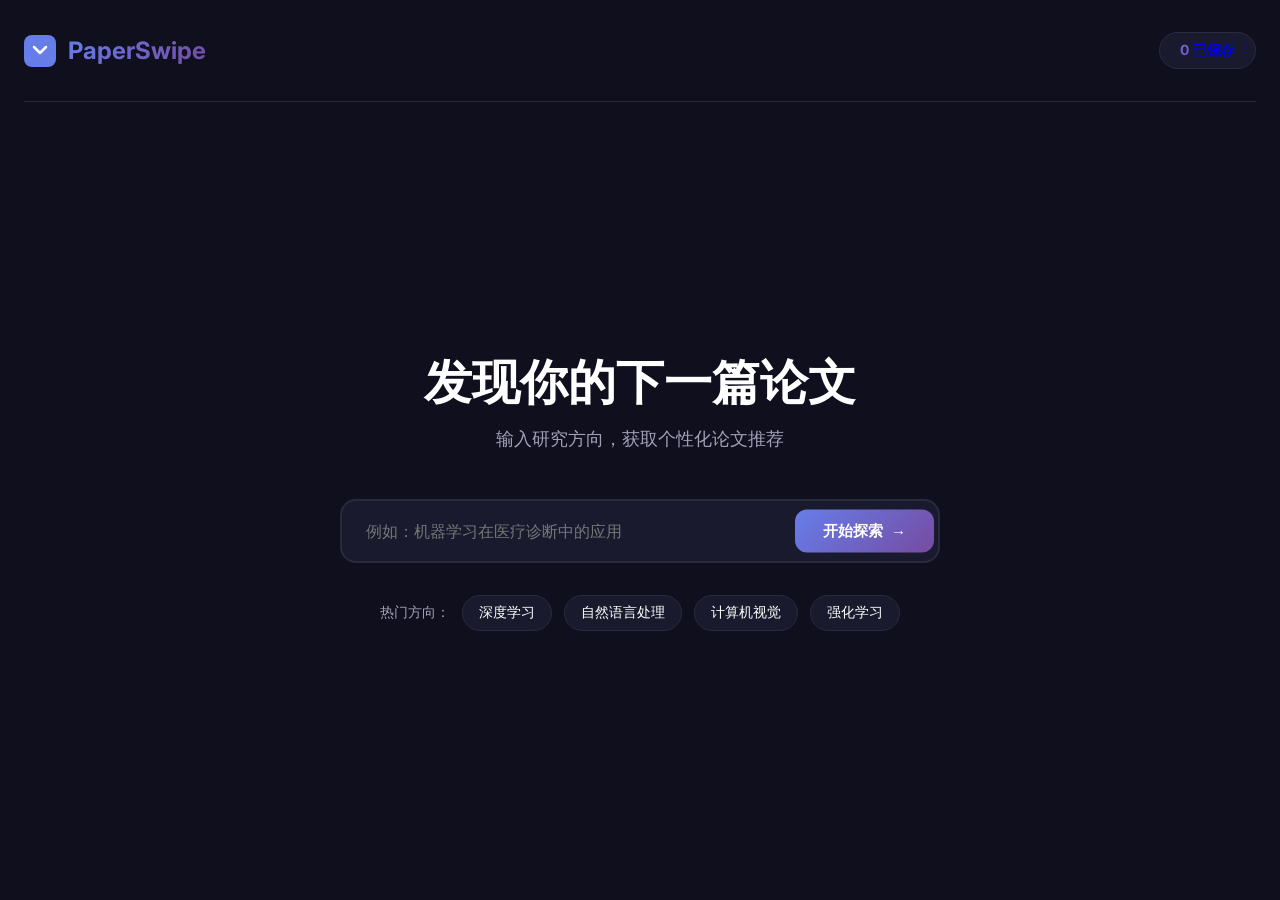
<file: Xfind_ios/index.html>
<!DOCTYPE html>
<html lang="zh-CN">
<head>
    <meta charset="UTF-8">
    <meta name="viewport" content="width=device-width, initial-scale=1.0">
    <title>PaperSwipe - 每日论文推荐</title>
    <link rel="stylesheet" href="style.css">
    <link rel="preconnect" href="https://fonts.googleapis.com">
    <link rel="preconnect" href="https://fonts.gstatic.com" crossorigin>
    <link href="https://fonts.googleapis.com/css2?family=Inter:wght@300;400;500;600;700;800&display=swap" rel="stylesheet">
</head>
<body>
    <div class="container">
        <!-- 头部 -->
        <header class="header">
            <div class="logo">
                <svg width="32" height="32" viewBox="0 0 32 32" fill="none">
                    <rect width="32" height="32" rx="8" fill="url(#gradient)"/>
                    <path d="M10 12L16 18L22 12" stroke="white" stroke-width="2.5" stroke-linecap="round" stroke-linejoin="round"/>
                    <defs>
                        <linearGradient id="gradient" x1="0" y1="0" x2="32" y2="32">
                            <stop offset="0%" stop-color="#667eea"/>
                            <stop offset="100%" stop-color="#764ba2"/>
                        </linearGradient>
                    </defs>
                </svg>
                <h1>PaperSwipe</h1>
            </div>
            <a href="library.html" class="saved-count" style="text-decoration: none; cursor: pointer;" title="查看储存库">
                <span id="savedCount">0</span> 已保存
            </a>
        </header>

        <!-- 主内容区 -->
        <main class="main-content">
            <!-- 搜索区域 -->
            <div id="searchSection" class="search-section">
                <div class="search-container">
                    <h2 class="search-title">发现你的下一篇论文</h2>
                    <p class="search-subtitle">输入研究方向，获取个性化论文推荐</p>
                    
                    <div class="input-group">
                        <input 
                            type="text" 
                            id="researchInput" 
                            class="research-input" 
                            placeholder="例如：机器学习在医疗诊断中的应用"
                            autocomplete="off"
                        >
                        <button id="searchBtn" class="search-btn">
                            <span class="btn-text">开始探索</span>
                            <span class="btn-icon">→</span>
                        </button>
                    </div>
                    
                    <div class="search-suggestions">
                        <span class="suggestion-label">热门方向：</span>
                        <button class="suggestion-tag">深度学习</button>
                        <button class="suggestion-tag">自然语言处理</button>
                        <button class="suggestion-tag">计算机视觉</button>
                        <button class="suggestion-tag">强化学习</button>
                    </div>
                </div>
            </div>

            <!-- 卡片区域 -->
            <div id="cardSection" class="card-section hidden">
                <div class="progress-bar">
                    <div class="progress-fill" id="progressFill"></div>
                </div>
                
                <div class="cards-container" id="cardsContainer">
                    <!-- 卡片会动态生成 -->
                </div>
                
                <div class="action-hints">
                    <div class="hint hint-left">
                        <div class="hint-icon">←</div>
                        <span>左滑跳过</span>
                    </div>
                    <div class="hint hint-right">
                        <div class="hint-icon">→</div>
                        <span>右滑保存</span>
                    </div>
                </div>
                
                <div class="action-buttons">
                    <button class="action-btn discard-btn" id="discardBtn">
                        <svg width="24" height="24" viewBox="0 0 24 24" fill="none">
                            <path d="M18 6L6 18M6 6l12 12" stroke="currentColor" stroke-width="2.5" stroke-linecap="round"/>
                        </svg>
                    </button>
                    <button class="action-btn save-btn" id="saveBtn">
                        <svg width="24" height="24" viewBox="0 0 24 24" fill="none">
                            <path d="M20.84 4.61a5.5 5.5 0 0 0-7.78 0L12 5.67l-1.06-1.06a5.5 5.5 0 0 0-7.78 7.78l1.06 1.06L12 21.23l7.78-7.78 1.06-1.06a5.5 5.5 0 0 0 0-7.78z" fill="currentColor"/>
                        </svg>
                    </button>
                </div>
            </div>

            <!-- 完成界面 -->
            <div id="completionSection" class="completion-section hidden">
                <div class="completion-card">
                    <div class="completion-icon">✨</div>
                    <h2 class="completion-title">筛选完成！</h2>
                    <p class="completion-subtitle">你已保存 <span id="finalCount">0</span> 篇论文</p>
                    
                    <div class="saved-papers-list" id="savedPapersList">
                        <!-- 保存的论文列表 -->
                    </div>
                    
                    <div class="completion-actions">
                        <button class="secondary-btn" id="newSearchBtn">新的搜索</button>
                        <button class="primary-btn" id="viewSavedBtn">查看储存库</button>
                    </div>
                </div>
            </div>
        </main>

        <!-- 加载动画 -->
        <div id="loadingOverlay" class="loading-overlay hidden">
            <div class="loading-spinner"></div>
            <p class="loading-text">正在为你寻找最相关的论文...</p>
        </div>
    </div>

    <script src="script.js"></script>
</body>
</html>
</file>
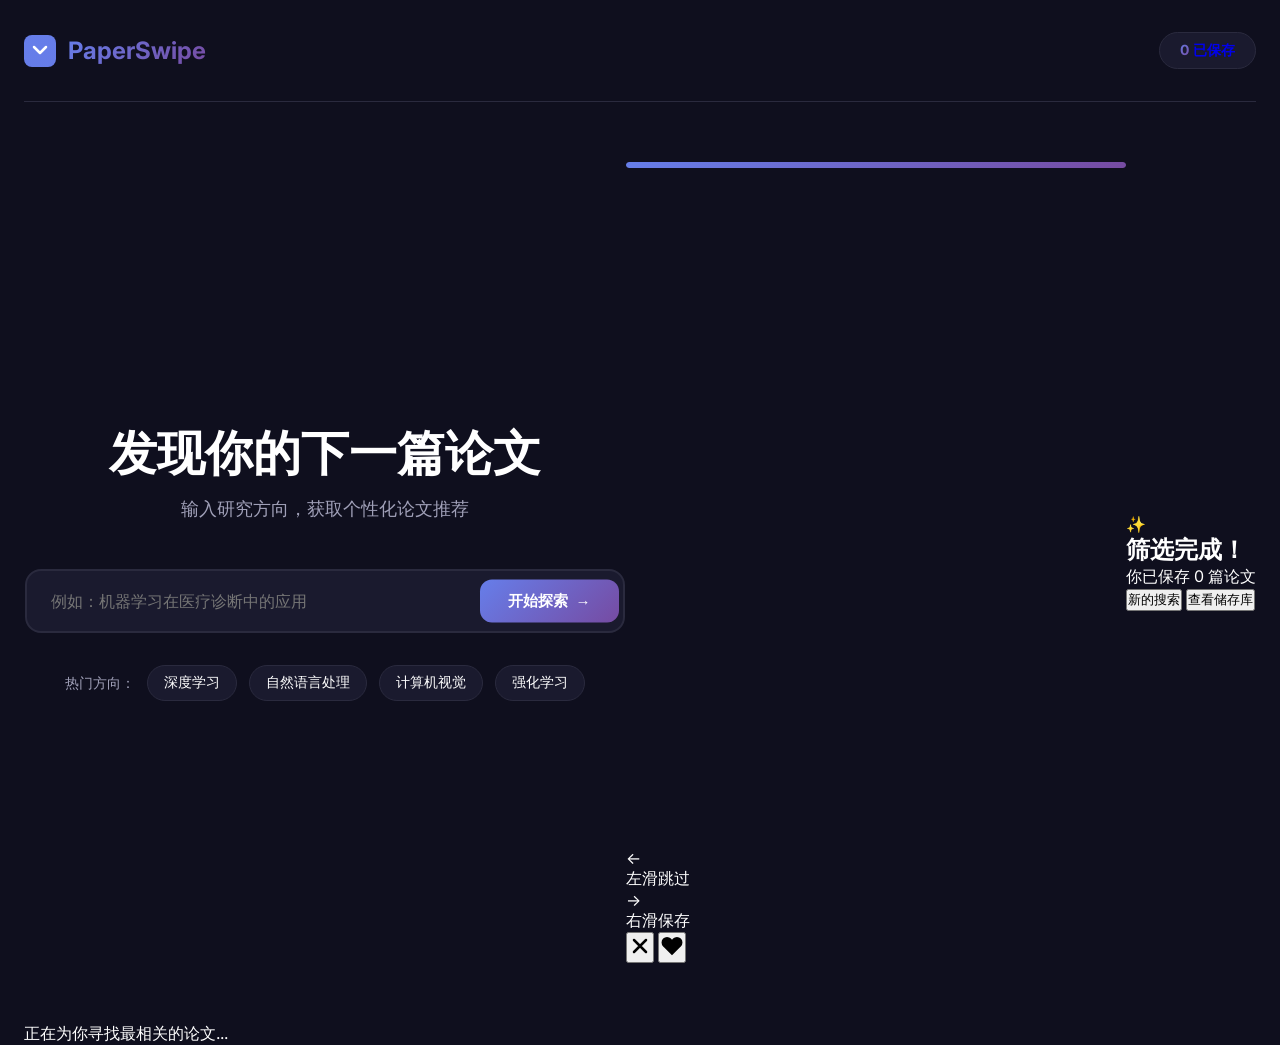
<file: paper_find/paper_find/WebAssets/index.html>
<!DOCTYPE html>
<html lang="zh-CN">
<head>
    <meta charset="UTF-8">
    <meta name="viewport" content="width=device-width, initial-scale=1.0">
    <title>PaperSwipe - 每日论文推荐</title>
    <link rel="stylesheet" href="style.css">
    <link rel="preconnect" href="https://fonts.googleapis.com">
    <link rel="preconnect" href="https://fonts.gstatic.com" crossorigin>
    <link href="https://fonts.googleapis.com/css2?family=Inter:wght@300;400;500;600;700;800&display=swap" rel="stylesheet">
</head>
<body>
    <div class="container">
        <!-- 头部 -->
        <header class="header">
            <div class="logo">
                <svg width="32" height="32" viewBox="0 0 32 32" fill="none">
                    <rect width="32" height="32" rx="8" fill="url(#gradient)"/>
                    <path d="M10 12L16 18L22 12" stroke="white" stroke-width="2.5" stroke-linecap="round" stroke-linejoin="round"/>
                    <defs>
                        <linearGradient id="gradient" x1="0" y1="0" x2="32" y2="32">
                            <stop offset="0%" stop-color="#667eea"/>
                            <stop offset="100%" stop-color="#764ba2"/>
                        </linearGradient>
                    </defs>
                </svg>
                <h1>PaperSwipe</h1>
            </div>
            <a href="library.html" class="saved-count" style="text-decoration: none; cursor: pointer;" title="查看储存库">
                <span id="savedCount">0</span> 已保存
            </a>
        </header>

        <!-- 主内容区 -->
        <main class="main-content">
            <!-- 搜索区域 -->
            <div id="searchSection" class="search-section">
                <div class="search-container">
                    <h2 class="search-title">发现你的下一篇论文</h2>
                    <p class="search-subtitle">输入研究方向，获取个性化论文推荐</p>
                    
                    <div class="input-group">
                        <input 
                            type="text" 
                            id="researchInput" 
                            class="research-input" 
                            placeholder="例如：机器学习在医疗诊断中的应用"
                            autocomplete="off"
                        >
                        <button id="searchBtn" class="search-btn">
                            <span class="btn-text">开始探索</span>
                            <span class="btn-icon">→</span>
                        </button>
                    </div>
                    
                    <div class="search-suggestions">
                        <span class="suggestion-label">热门方向：</span>
                        <button class="suggestion-tag">深度学习</button>
                        <button class="suggestion-tag">自然语言处理</button>
                        <button class="suggestion-tag">计算机视觉</button>
                        <button class="suggestion-tag">强化学习</button>
                    </div>
                </div>
            </div>

            <!-- 卡片区域 -->
            <div id="cardSection" class="card-section hidden">
                <div class="progress-bar">
                    <div class="progress-fill" id="progressFill"></div>
                </div>
                
                <div class="cards-container" id="cardsContainer">
                    <!-- 卡片会动态生成 -->
                </div>
                
                <div class="action-hints">
                    <div class="hint hint-left">
                        <div class="hint-icon">←</div>
                        <span>左滑跳过</span>
                    </div>
                    <div class="hint hint-right">
                        <div class="hint-icon">→</div>
                        <span>右滑保存</span>
                    </div>
                </div>
                
                <div class="action-buttons">
                    <button class="action-btn discard-btn" id="discardBtn">
                        <svg width="24" height="24" viewBox="0 0 24 24" fill="none">
                            <path d="M18 6L6 18M6 6l12 12" stroke="currentColor" stroke-width="2.5" stroke-linecap="round"/>
                        </svg>
                    </button>
                    <button class="action-btn save-btn" id="saveBtn">
                        <svg width="24" height="24" viewBox="0 0 24 24" fill="none">
                            <path d="M20.84 4.61a5.5 5.5 0 0 0-7.78 0L12 5.67l-1.06-1.06a5.5 5.5 0 0 0-7.78 7.78l1.06 1.06L12 21.23l7.78-7.78 1.06-1.06a5.5 5.5 0 0 0 0-7.78z" fill="currentColor"/>
                        </svg>
                    </button>
                </div>
            </div>

            <!-- 完成界面 -->
            <div id="completionSection" class="completion-section hidden">
                <div class="completion-card">
                    <div class="completion-icon">✨</div>
                    <h2 class="completion-title">筛选完成！</h2>
                    <p class="completion-subtitle">你已保存 <span id="finalCount">0</span> 篇论文</p>
                    
                    <div class="saved-papers-list" id="savedPapersList">
                        <!-- 保存的论文列表 -->
                    </div>
                    
                    <div class="completion-actions">
                        <button class="secondary-btn" id="newSearchBtn">新的搜索</button>
                        <button class="primary-btn" id="viewSavedBtn">查看储存库</button>
                    </div>
                </div>
            </div>
        </main>

        <!-- 加载动画 -->
        <div id="loadingOverlay" class="loading-overlay hidden">
            <div class="loading-spinner"></div>
            <p class="loading-text">正在为你寻找最相关的论文...</p>
        </div>
    </div>

    <script src="script.js"></script>
</body>
</html>
</file>
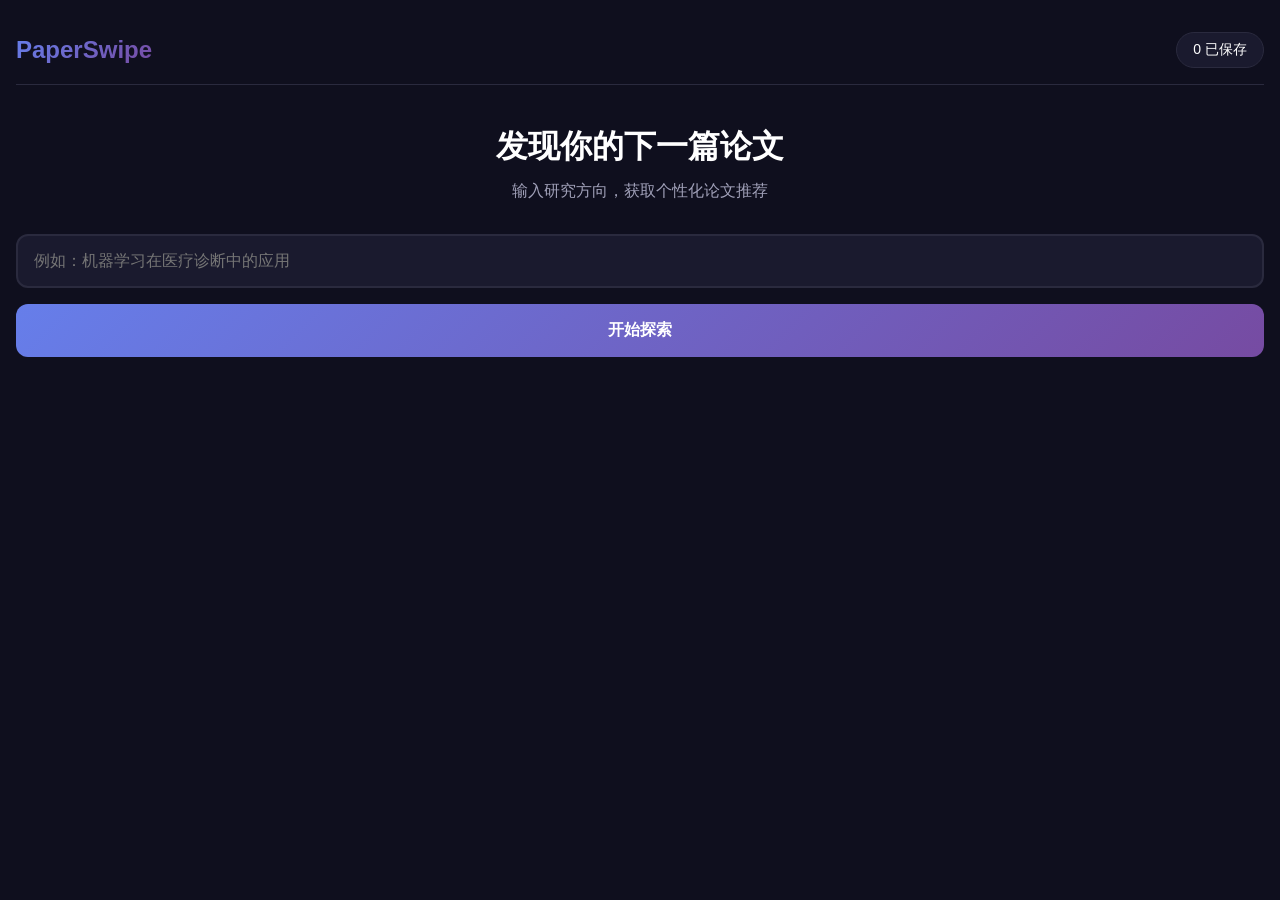
<file: Xfind_ios/APP/app/src/main/assets/index.html>
<!DOCTYPE html>
<html lang="zh-CN">
<head>
    <meta charset="UTF-8">
    <meta name="viewport" content="width=device-width, initial-scale=1.0, maximum-scale=1.0, user-scalable=no">
    <title>PaperSwipe</title>
    <style>
        :root {
            --primary-gradient: linear-gradient(135deg, #667eea 0%, #764ba2 100%);
            --bg-color: #0f0f1e;
            --surface-color: #1a1a2e;
            --card-bg: #16213e;
            --text-primary: #ffffff;
            --text-secondary: #a0a0b8;
            --border-color: #2a2a3e;
        }

        * {
            margin: 0;
            padding: 0;
            box-sizing: border-box;
            -webkit-tap-highlight-color: transparent;
        }

        body {
            font-family: -apple-system, BlinkMacSystemFont, 'Segoe UI', sans-serif;
            background: var(--bg-color);
            color: var(--text-primary);
            min-height: 100vh;
            overflow-x: hidden;
            touch-action: pan-y;
        }

        .container {
            padding: 16px;
            max-width: 100%;
        }

        /* Header */
        .header {
            display: flex;
            justify-content: space-between;
            align-items: center;
            padding: 16px 0;
            border-bottom: 1px solid var(--border-color);
        }

        .logo h1 {
            font-size: 24px;
            font-weight: 700;
            background: var(--primary-gradient);
            -webkit-background-clip: text;
            -webkit-text-fill-color: transparent;
        }

        .saved-count {
            padding: 8px 16px;
            background: var(--surface-color);
            border-radius: 20px;
            font-size: 14px;
            border: 1px solid var(--border-color);
        }

        /* Search Section */
        .search-section {
            padding: 40px 0;
            text-align: center;
        }

        .search-title {
            font-size: 32px;
            font-weight: 800;
            margin-bottom: 12px;
        }

        .search-subtitle {
            font-size: 16px;
            color: var(--text-secondary);
            margin-bottom: 32px;
        }

        .research-input {
            width: 100%;
            padding: 16px;
            background: var(--surface-color);
            border: 2px solid var(--border-color);
            border-radius: 12px;
            font-size: 16px;
            color: var(--text-primary);
            margin-bottom: 16px;
        }

        .search-btn {
            width: 100%;
            padding: 16px;
            background: var(--primary-gradient);
            border: none;
            border-radius: 12px;
            color: white;
            font-weight: 600;
            font-size: 16px;
        }

        /* Card Section */
        .cards-container {
            position: relative;
            width: 100%;
            height: 500px;
            margin: 20px 0;
        }

        .paper-card {
            position: absolute;
            top: 0;
            left: 0;
            width: 100%;
            background: var(--surface-color);
            border-radius: 20px;
            padding: 24px;
            border: 1px solid var(--border-color);
            box-shadow: 0 8px 32px rgba(0, 0, 0, 0.3);
        }

        .paper-title {
            font-size: 20px;
            font-weight: 700;
            margin-bottom: 12px;
            line-height: 1.4;
        }

        .paper-authors {
            font-size: 14px;
            color: var(--text-secondary);
            margin-bottom: 16px;
        }

        .paper-abstract {
            font-size: 14px;
            line-height: 1.6;
            color: var(--text-secondary);
            margin-bottom: 16px;
        }

        .action-buttons {
            display: flex;
            justify-content: center;
            gap: 20px;
            margin-top: 20px;
        }

        .action-btn {
            width: 60px;
            height: 60px;
            border-radius: 50%;
            border: none;
            display: flex;
            align-items: center;
            justify-content: center;
            font-size: 24px;
        }

        .discard-btn {
            background: rgba(248, 113, 113, 0.2);
            color: #f87171;
        }

        .save-btn {
            background: var(--primary-gradient);
            color: white;
        }

        .hidden {
            display: none !important;
        }

        .loading {
            text-align: center;
            padding: 40px;
            color: var(--text-secondary);
        }
    </style>
</head>
<body>
    <div class="container">
        <div class="header">
            <div class="logo">
                <h1>PaperSwipe</h1>
            </div>
            <div class="saved-count" onclick="Android.openLibrary()">
                <span id="savedCount">0</span> 已保存
            </div>
        </div>

        <div id="searchSection" class="search-section">
            <h2 class="search-title">发现你的下一篇论文</h2>
            <p class="search-subtitle">输入研究方向，获取个性化论文推荐</p>
            <input type="text" id="researchInput" class="research-input" placeholder="例如：机器学习在医疗诊断中的应用">
            <button class="search-btn" onclick="handleSearch()">开始探索</button>
        </div>

        <div id="cardSection" class="hidden">
            <div class="cards-container" id="cardsContainer"></div>
            <div class="action-buttons">
                <button class="action-btn discard-btn" onclick="handleDiscard()">✕</button>
                <button class="action-btn save-btn" onclick="handleSave()">♥</button>
            </div>
        </div>

        <div id="loading" class="loading hidden">
            正在加载论文...
        </div>
    </div>

    <script>
        let papers = [];
        let currentIndex = 0;
        let savedPapers = [];

        function handleSearch() {
            const input = document.getElementById('researchInput').value.trim();
            if (!input) {
                alert('请输入研究方向');
                return;
            }

            document.getElementById('loading').classList.remove('hidden');
            document.getElementById('searchSection').classList.add('hidden');

            // Call Android method to fetch papers
            Android.searchPapers(input);
        }

        function onPapersReceived(papersJson) {
            document.getElementById('loading').classList.add('hidden');
            papers = JSON.parse(papersJson);
            currentIndex = 0;
            
            if (papers && papers.length > 0) {
                document.getElementById('cardSection').classList.remove('hidden');
                showCurrentCard();
            } else {
                alert('未找到相关论文');
                document.getElementById('searchSection').classList.remove('hidden');
            }
        }

        function showCurrentCard() {
            const container = document.getElementById('cardsContainer');
            container.innerHTML = '';
            
            if (currentIndex < papers.length) {
                const paper = papers[currentIndex];
                const card = document.createElement('div');
                card.className = 'paper-card';
                card.innerHTML = `
                    <h3 class="paper-title">${paper.title}</h3>
                    <div class="paper-authors">${paper.authors}</div>
                    <div class="paper-abstract">${paper.abstract}</div>
                    <div style="margin-top: 12px; font-size: 12px; color: #667eea;">
                        ${paper.year || ''} ${paper.venue || ''}
                    </div>
                `;
                container.appendChild(card);
            } else {
                // All done
                document.getElementById('cardSection').classList.add('hidden');
                alert(`完成！已保存 ${savedPapers.length} 篇论文`);
                Android.savePapers(JSON.stringify(savedPapers));
                document.getElementById('searchSection').classList.remove('hidden');
            }
        }

        function handleDiscard() {
            currentIndex++;
            showCurrentCard();
        }

        function handleSave() {
            savedPapers.push(papers[currentIndex]);
            updateSavedCount();
            currentIndex++;
            showCurrentCard();
        }

        function updateSavedCount() {
            document.getElementById('savedCount').textContent = savedPapers.length;
        }

        function loadSavedCount() {
            const count = Android.getSavedCount();
            document.getElementById('savedCount').textContent = count;
        }

        // Load saved count on start
        if (typeof Android !== 'undefined') {
            loadSavedCount();
        }
    </script>
</body>
</html>
</file>
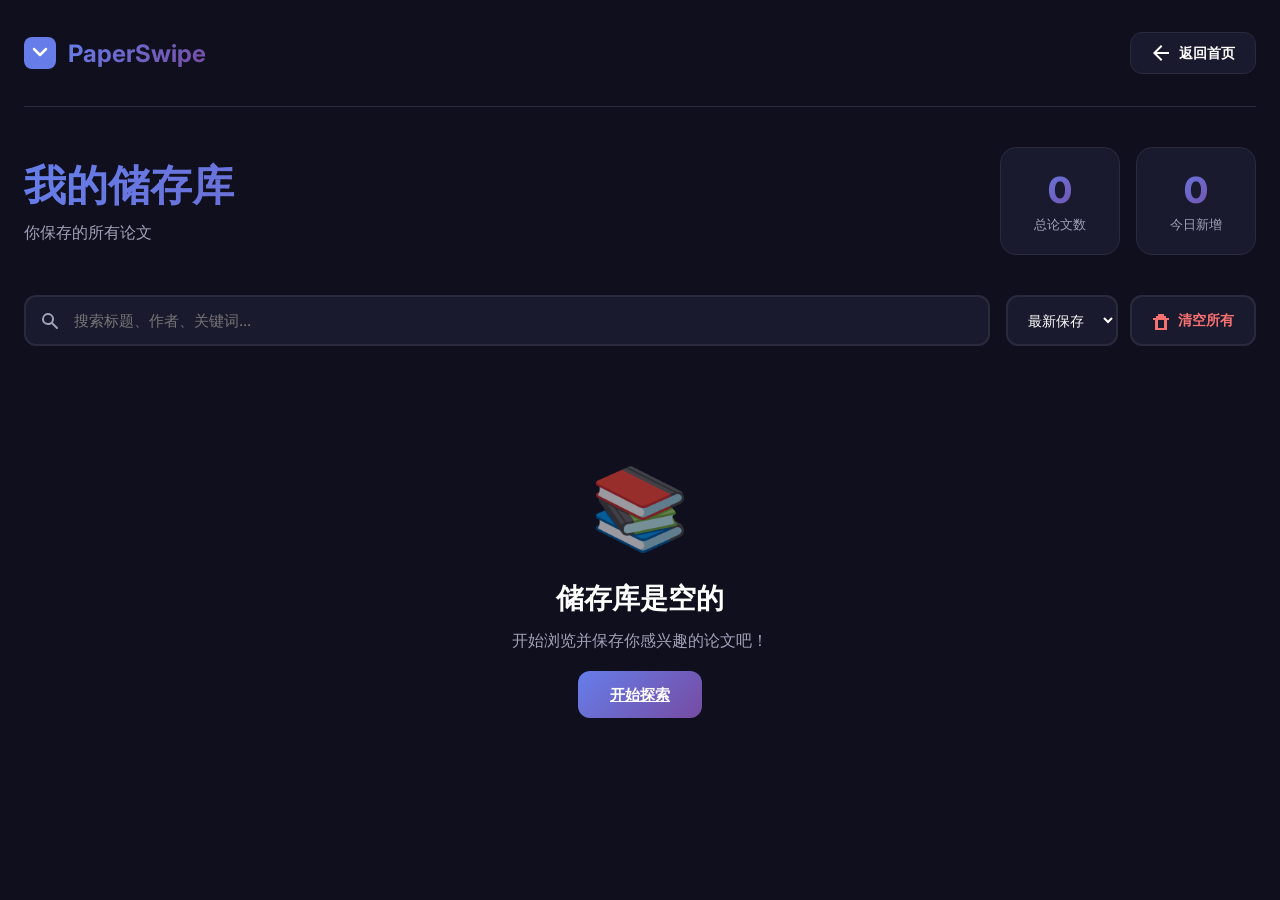
<file: Xfind_ios/library.html>
<!DOCTYPE html>
<html lang="zh-CN">
<head>
    <meta charset="UTF-8">
    <meta name="viewport" content="width=device-width, initial-scale=1.0">
    <title>我的储存库 - PaperSwipe</title>
    <link rel="stylesheet" href="style.css">
    <link rel="stylesheet" href="library.css">
    <link rel="preconnect" href="https://fonts.googleapis.com">
    <link rel="preconnect" href="https://fonts.gstatic.com" crossorigin>
    <link href="https://fonts.googleapis.com/css2?family=Inter:wght@300;400;500;600;700;800&display=swap" rel="stylesheet">
</head>
<body>
    <div class="container">
        <!-- 头部 -->
        <header class="header">
            <div class="logo">
                <svg width="32" height="32" viewBox="0 0 32 32" fill="none">
                    <rect width="32" height="32" rx="8" fill="url(#gradient)"/>
                    <path d="M10 12L16 18L22 12" stroke="white" stroke-width="2.5" stroke-linecap="round" stroke-linejoin="round"/>
                    <defs>
                        <linearGradient id="gradient" x1="0" y1="0" x2="32" y2="32">
                            <stop offset="0%" stop-color="#667eea"/>
                            <stop offset="100%" stop-color="#764ba2"/>
                        </linearGradient>
                    </defs>
                </svg>
                <h1>PaperSwipe</h1>
            </div>
            <a href="index.html" class="back-btn">
                <svg width="20" height="20" viewBox="0 0 20 20" fill="currentColor">
                    <path d="M10 18l-8-8 8-8 1.4 1.4L5.8 9h12.2v2H5.8l5.6 5.6L10 18z"/>
                </svg>
                返回首页
            </a>
        </header>

        <!-- 主内容 -->
        <main class="library-main">
            <!-- 头部统计 -->
            <div class="library-header">
                <div class="library-title-section">
                    <h2 class="library-title">我的储存库</h2>
                    <p class="library-subtitle">你保存的所有论文</p>
                </div>
                
                <div class="library-stats">
                    <div class="stat-card">
                        <div class="stat-number" id="totalCount">0</div>
                        <div class="stat-label">总论文数</div>
                    </div>
                    <div class="stat-card">
                        <div class="stat-number" id="todayCount">0</div>
                        <div class="stat-label">今日新增</div>
                    </div>
                </div>
            </div>

            <!-- 搜索和过滤 -->
            <div class="library-controls">
                <div class="search-box">
                    <svg width="20" height="20" viewBox="0 0 20 20" fill="currentColor">
                        <path d="M8 4a4 4 0 100 8 4 4 0 000-8zM2 8a6 6 0 1110.89 3.476l4.817 4.817a1 1 0 01-1.414 1.414l-4.816-4.816A6 6 0 012 8z"/>
                    </svg>
                    <input type="text" id="searchInput" placeholder="搜索标题、作者、关键词..." />
                </div>
                
                <div class="filter-buttons">
                    <select id="sortSelect" class="sort-select">
                        <option value="newest">最新保存</option>
                        <option value="oldest">最早保存</option>
                        <option value="title">按标题</option>
                        <option value="year">按年份</option>
                    </select>
                    
                    <button id="clearAllBtn" class="clear-all-btn">
                        <svg width="18" height="18" viewBox="0 0 18 18" fill="currentColor">
                            <path d="M6 2h6v2H6V2zM4 6V4h10v2h3v2h-2v10H3V8H1V6h3zm2 2v8h6V8H6z"/>
                        </svg>
                        清空所有
                    </button>
                </div>
            </div>

            <!-- 论文列表 -->
            <div class="papers-grid" id="papersGrid">
                <!-- 论文卡片会动态生成 -->
            </div>

            <!-- 空状态 -->
            <div class="empty-state hidden" id="emptyState">
                <div class="empty-icon">📚</div>
                <h3 class="empty-title">储存库是空的</h3>
                <p class="empty-text">开始浏览并保存你感兴趣的论文吧！</p>
                <a href="index.html" class="primary-btn">开始探索</a>
            </div>
        </main>
    </div>

    <script src="library.js"></script>
</body>
</html>
</file>
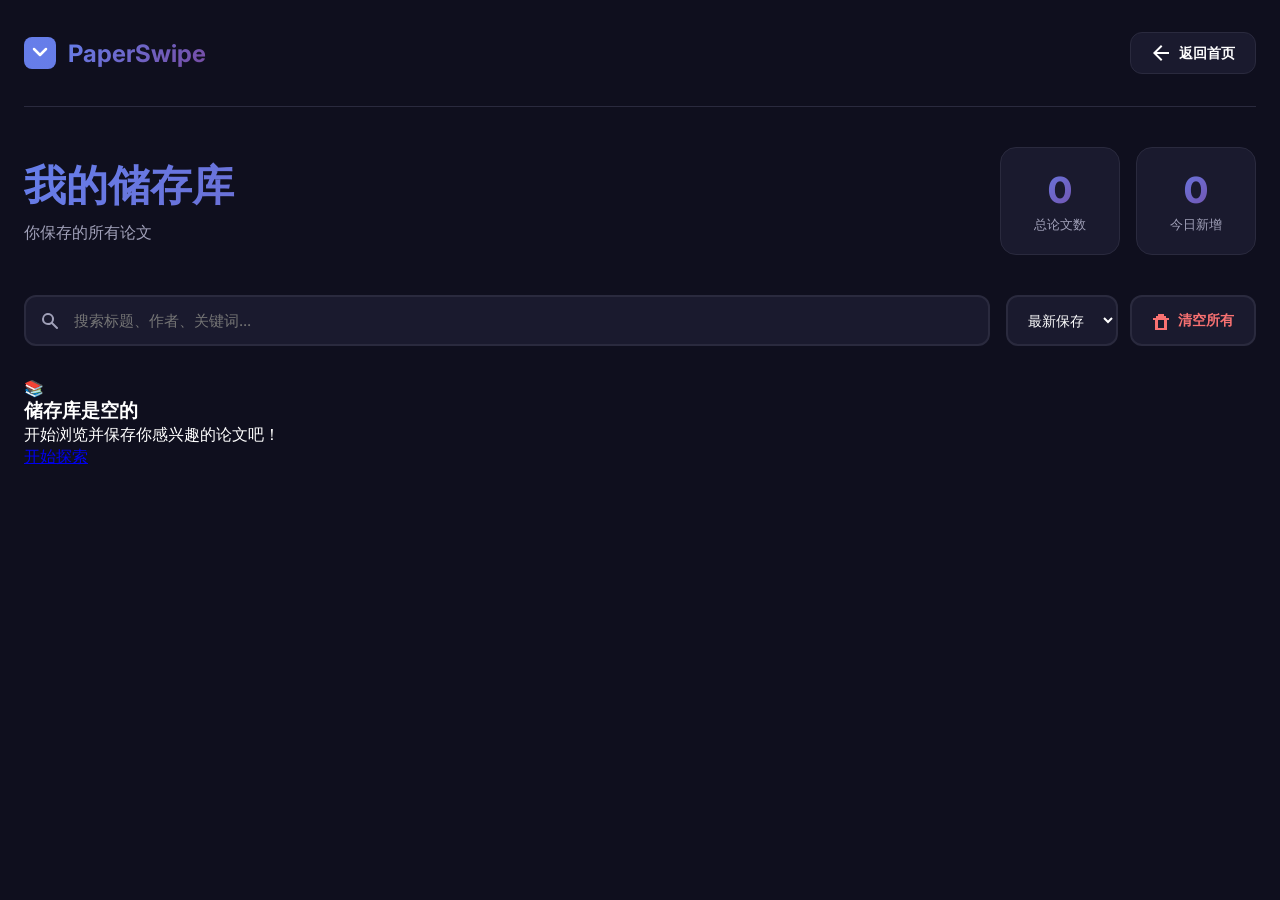
<file: paper_find/paper_find/WebAssets/library.html>
<!DOCTYPE html>
<html lang="zh-CN">
<head>
    <meta charset="UTF-8">
    <meta name="viewport" content="width=device-width, initial-scale=1.0">
    <title>我的储存库 - PaperSwipe</title>
    <link rel="stylesheet" href="style.css">
    <link rel="stylesheet" href="library.css">
    <link rel="preconnect" href="https://fonts.googleapis.com">
    <link rel="preconnect" href="https://fonts.gstatic.com" crossorigin>
    <link href="https://fonts.googleapis.com/css2?family=Inter:wght@300;400;500;600;700;800&display=swap" rel="stylesheet">
</head>
<body>
    <div class="container">
        <!-- 头部 -->
        <header class="header">
            <div class="logo">
                <svg width="32" height="32" viewBox="0 0 32 32" fill="none">
                    <rect width="32" height="32" rx="8" fill="url(#gradient)"/>
                    <path d="M10 12L16 18L22 12" stroke="white" stroke-width="2.5" stroke-linecap="round" stroke-linejoin="round"/>
                    <defs>
                        <linearGradient id="gradient" x1="0" y1="0" x2="32" y2="32">
                            <stop offset="0%" stop-color="#667eea"/>
                            <stop offset="100%" stop-color="#764ba2"/>
                        </linearGradient>
                    </defs>
                </svg>
                <h1>PaperSwipe</h1>
            </div>
            <a href="index.html" class="back-btn">
                <svg width="20" height="20" viewBox="0 0 20 20" fill="currentColor">
                    <path d="M10 18l-8-8 8-8 1.4 1.4L5.8 9h12.2v2H5.8l5.6 5.6L10 18z"/>
                </svg>
                返回首页
            </a>
        </header>

        <!-- 主内容 -->
        <main class="library-main">
            <!-- 头部统计 -->
            <div class="library-header">
                <div class="library-title-section">
                    <h2 class="library-title">我的储存库</h2>
                    <p class="library-subtitle">你保存的所有论文</p>
                </div>
                
                <div class="library-stats">
                    <div class="stat-card">
                        <div class="stat-number" id="totalCount">0</div>
                        <div class="stat-label">总论文数</div>
                    </div>
                    <div class="stat-card">
                        <div class="stat-number" id="todayCount">0</div>
                        <div class="stat-label">今日新增</div>
                    </div>
                </div>
            </div>

            <!-- 搜索和过滤 -->
            <div class="library-controls">
                <div class="search-box">
                    <svg width="20" height="20" viewBox="0 0 20 20" fill="currentColor">
                        <path d="M8 4a4 4 0 100 8 4 4 0 000-8zM2 8a6 6 0 1110.89 3.476l4.817 4.817a1 1 0 01-1.414 1.414l-4.816-4.816A6 6 0 012 8z"/>
                    </svg>
                    <input type="text" id="searchInput" placeholder="搜索标题、作者、关键词..." />
                </div>
                
                <div class="filter-buttons">
                    <select id="sortSelect" class="sort-select">
                        <option value="newest">最新保存</option>
                        <option value="oldest">最早保存</option>
                        <option value="title">按标题</option>
                        <option value="year">按年份</option>
                    </select>
                    
                    <button id="clearAllBtn" class="clear-all-btn">
                        <svg width="18" height="18" viewBox="0 0 18 18" fill="currentColor">
                            <path d="M6 2h6v2H6V2zM4 6V4h10v2h3v2h-2v10H3V8H1V6h3zm2 2v8h6V8H6z"/>
                        </svg>
                        清空所有
                    </button>
                </div>
            </div>

            <!-- 论文列表 -->
            <div class="papers-grid" id="papersGrid">
                <!-- 论文卡片会动态生成 -->
            </div>

            <!-- 空状态 -->
            <div class="empty-state hidden" id="emptyState">
                <div class="empty-icon">📚</div>
                <h3 class="empty-title">储存库是空的</h3>
                <p class="empty-text">开始浏览并保存你感兴趣的论文吧！</p>
                <a href="index.html" class="primary-btn">开始探索</a>
            </div>
        </main>
    </div>

    <script src="library.js"></script>
</body>
</html>
</file>
<file: Xfind_ios/style.css>
:root {
    --primary-gradient: linear-gradient(135deg, #667eea 0%, #764ba2 100%);
    --secondary-gradient: linear-gradient(135deg, #f093fb 0%, #f5576c 100%);
    --success-gradient: linear-gradient(135deg, #4facfe 0%, #00f2fe 100%);
    --bg-color: #0f0f1e;
    --surface-color: #1a1a2e;
    --card-bg: #16213e;
    --text-primary: #ffffff;
    --text-secondary: #a0a0b8;
    --border-color: #2a2a3e;
    --shadow-sm: 0 2px 8px rgba(0, 0, 0, 0.1);
    --shadow-md: 0 4px 16px rgba(0, 0, 0, 0.2);
    --shadow-lg: 0 8px 32px rgba(0, 0, 0, 0.3);
    --shadow-xl: 0 16px 48px rgba(0, 0, 0, 0.4);
}

* {
    margin: 0;
    padding: 0;
    box-sizing: border-box;
}

body {
    font-family: 'Inter', -apple-system, BlinkMacSystemFont, 'Segoe UI', sans-serif;
    background: var(--bg-color);
    color: var(--text-primary);
    min-height: 100vh;
    overflow-x: hidden;
}

.container {
    max-width: 1400px;
    margin: 0 auto;
    padding: 0 24px;
}

/* Header */
.header {
    display: flex;
    justify-content: space-between;
    align-items: center;
    padding: 32px 0;
    border-bottom: 1px solid var(--border-color);
}

.logo {
    display: flex;
    align-items: center;
    gap: 12px;
}

.logo h1 {
    font-size: 24px;
    font-weight: 700;
    background: var(--primary-gradient);
    -webkit-background-clip: text;
    -webkit-text-fill-color: transparent;
    background-clip: text;
}

.saved-count {
    padding: 8px 20px;
    background: var(--surface-color);
    border-radius: 24px;
    font-size: 14px;
    font-weight: 600;
    border: 1px solid var(--border-color);
}

.saved-count span {
    background: var(--primary-gradient);
    -webkit-background-clip: text;
    -webkit-text-fill-color: transparent;
    background-clip: text;
    font-weight: 700;
}

/* Main Content */
.main-content {
    padding: 60px 0;
    min-height: calc(100vh - 120px);
    display: flex;
    align-items: center;
    justify-content: center;
}

/* Search Section */
.search-section {
    width: 100%;
    max-width: 600px;
    margin: 0 auto;
    animation: fadeIn 0.6s ease-out;
}

.search-container {
    text-align: center;
}

.search-title {
    font-size: 48px;
    font-weight: 800;
    margin-bottom: 16px;
    line-height: 1.2;
}

.search-subtitle {
    font-size: 18px;
    color: var(--text-secondary);
    margin-bottom: 48px;
}

.input-group {
    position: relative;
    margin-bottom: 32px;
}

.research-input {
    width: 100%;
    padding: 20px 160px 20px 24px;
    background: var(--surface-color);
    border: 2px solid var(--border-color);
    border-radius: 16px;
    font-size: 16px;
    color: var(--text-primary);
    transition: all 0.3s ease;
    font-family: 'Inter', sans-serif;
}

.research-input:focus {
    outline: none;
    border-color: #667eea;
    box-shadow: 0 0 0 4px rgba(102, 126, 234, 0.1);
}

.search-btn {
    position: absolute;
    right: 6px;
    top: 50%;
    transform: translateY(-50%);
    padding: 12px 28px;
    background: var(--primary-gradient);
    border: none;
    border-radius: 12px;
    color: white;
    font-weight: 600;
    font-size: 15px;
    cursor: pointer;
    transition: all 0.3s ease;
    display: flex;
    align-items: center;
    gap: 8px;
}

.search-btn:hover {
    transform: translateY(-50%) scale(1.02);
    box-shadow: 0 8px 24px rgba(102, 126, 234, 0.4);
}

.search-btn:active {
    transform: translateY(-50%) scale(0.98);
}

.search-suggestions {
    display: flex;
    align-items: center;
    justify-content: center;
    gap: 12px;
    flex-wrap: wrap;
}

.suggestion-label {
    font-size: 14px;
    color: var(--text-secondary);
    font-weight: 500;
}

.suggestion-tag {
    padding: 8px 16px;
    background: var(--surface-color);
    border: 1px solid var(--border-color);
    border-radius: 20px;
    font-size: 14px;
    color: var(--text-primary);
    cursor: pointer;
    transition: all 0.2s ease;
}

.suggestion-tag:hover {
    background: var(--card-bg);
    border-color: #667eea;
    transform: translateY(-2px);
}

/* Card Section */
.card-section {
    width: 100%;
    max-width: 500px;
    margin: 0 auto;
    animation: fadeIn 0.6s ease-out;
}

.progress-bar {
    height: 6px;
    background: var(--surface-color);
    border-radius: 8px;
    overflow: hidden;
    margin-bottom: 48px;
}

.progress-fill {
    height: 100%;
    background: var(--primary-gradient);
    transition: width 0.4s ease;
    border-radius: 8px;
}

.cards-container {
    position: relative;
    width: 100%;
    height: 600px;
    margin-bottom: 32px;
}

.paper-card {
    position: absolute;
    top: 0;
    left: 0;
    width: 100%;
    background: var(--surface-color);
    border-radius: 24px;
    padding: 40px;
    cursor: grab;
    user-select: none;
    transition: transform 0.3s ease, box-shadow 0.3s ease;
    border: 1px solid var(--border-color);
    box-shadow: var(--shadow-lg);
}

.paper-card:active {
    cursor: grabbing;
}

.paper-card.dragging {
    transition: none;
}

.paper-number {
    display: inline-block;
    padding: 6px 14px;
    background: rgba(102, 126, 234, 0.15);
    border-radius: 12px;
    font-size: 12px;
    font-weight: 600;
    color: #667eea;
    margin-bottom: 24px;
    letter-spacing: 0.5px;
}

.paper-title {
    font-size: 28px;
    font-weight: 700;
    margin-bottom: 20px;
    line-height: 1.3;
    color: var(--text-primary);
}

.paper-authors {
    display: flex;
    align-items: center;
    gap: 8px;
    margin-bottom: 24px;
    color: var(--text-secondary);
    font-size: 14px;
}

.authors-icon {
    width: 18px;
    height: 18px;
    opacity: 0.7;
}

.paper-abstract {
    font-size: 15px;
    line-height: 1.7;
    color: var(--text-secondary);
    margin-bottom: 32px;
    max-height: 200px;
    overflow-y: auto;
}

.paper-abstract::-webkit-scrollbar {
    width: 6px;
}

.paper-abstract::-webkit-scrollbar-track {
    background: var(--card-bg);
    border-radius: 3px;
}

.paper-abstract::-webkit-scrollbar-thumb {
    background: var(--border-color);
    border-radius: 3px;
}

.paper-tags {
    display: flex;
    gap: 8px;
    flex-wrap: wrap;
}

.paper-tag {
    padding: 6px 12px;
    background: var(--card-bg);
    border: 1px solid var(--border-color);
    border-radius: 8px;
    font-size: 12px;
    color: var(--text-secondary);
}

/* Swipe Indicators */
.swipe-indicator {
    position: absolute;
    top: 40px;
    padding: 12px 24px;
    border-radius: 12px;
    font-size: 18px;
    font-weight: 700;
    opacity: 0;
    transition: opacity 0.2s ease;
    pointer-events: none;
    text-transform: uppercase;
    letter-spacing: 1px;
}

.swipe-indicator.like {
    right: 40px;
    background: rgba(74, 222, 128, 0.2);
    color: #4ade80;
    border: 2px solid #4ade80;
}

.swipe-indicator.nope {
    left: 40px;
    background: rgba(248, 113, 113, 0.2);
    color: #f87171;
    border: 2px solid #f87171;
}

/* Action Hints */
.action-hints {
    display: flex;
    justify-content: space-between;
    margin-bottom: 32px;
    padding: 0 20px;
}

.hint {
    display: flex;
    align-items: center;
    gap: 8px;
    font-size: 14px;
    color: var(--text-secondary);
    opacity: 0.6;
}

.hint-icon {
    width: 32px;
    height: 32px;
    border-radius: 50%;
    display: flex;
    align-items: center;
    justify-content: center;
    font-size: 18px;
}

.hint-left .hint-icon {
    background: rgba(248, 113, 113, 0.1);
    color: #f87171;
}

.hint-right .hint-icon {
    background: rgba(74, 222, 128, 0.1);
    color: #4ade80;
}

/* Action Buttons */
.action-buttons {
    display: flex;
    justify-content: center;
    gap: 24px;
}

.action-btn {
    width: 64px;
    height: 64px;
    border-radius: 50%;
    border: none;
    cursor: pointer;
    transition: all 0.3s ease;
    display: flex;
    align-items: center;
    justify-content: center;
    box-shadow: var(--shadow-md);
}

.discard-btn {
    background: var(--surface-color);
    color: #f87171;
    border: 2px solid var(--border-color);
}

.discard-btn:hover {
    background: rgba(248, 113, 113, 0.1);
    border-color: #f87171;
    transform: scale(1.1);
}

.save-btn {
    background: var(--primary-gradient);
    color: white;
    transform: scale(1.15);
}

.save-btn:hover {
    transform: scale(1.25);
    box-shadow: 0 8px 24px rgba(102, 126, 234, 0.4);
}

.action-btn:active {
    transform: scale(0.95);
}

/* Completion Section */
.completion-section {
    width: 100%;
    max-width: 600px;
    margin: 0 auto;
    animation: fadeIn 0.6s ease-out;
}

.completion-card {
    background: var(--surface-color);
    border-radius: 24px;
    padding: 48px;
    text-align: center;
    border: 1px solid var(--border-color);
}

.completion-icon {
    font-size: 64px;
    margin-bottom: 24px;
    animation: bounce 1s ease-in-out;
}

.completion-title {
    font-size: 36px;
    font-weight: 700;
    margin-bottom: 12px;
}

.completion-subtitle {
    font-size: 18px;
    color: var(--text-secondary);
    margin-bottom: 32px;
}

.completion-subtitle span {
    background: var(--primary-gradient);
    -webkit-background-clip: text;
    -webkit-text-fill-color: transparent;
    background-clip: text;
    font-weight: 700;
}

.saved-papers-list {
    max-height: 300px;
    overflow-y: auto;
    margin-bottom: 32px;
    text-align: left;
}

.saved-paper-item {
    padding: 16px;
    background: var(--card-bg);
    border-radius: 12px;
    margin-bottom: 12px;
    border: 1px solid var(--border-color);
}

.saved-paper-item h4 {
    font-size: 16px;
    font-weight: 600;
    margin-bottom: 4px;
}

.saved-paper-item p {
    font-size: 13px;
    color: var(--text-secondary);
}

.completion-actions {
    display: flex;
    gap: 16px;
    justify-content: center;
}

.primary-btn, .secondary-btn {
    padding: 14px 32px;
    border-radius: 12px;
    font-size: 15px;
    font-weight: 600;
    cursor: pointer;
    transition: all 0.3s ease;
    border: none;
}

.primary-btn {
    background: var(--primary-gradient);
    color: white;
}

.primary-btn:hover {
    transform: translateY(-2px);
    box-shadow: 0 8px 24px rgba(102, 126, 234, 0.4);
}

.secondary-btn {
    background: var(--surface-color);
    color: var(--text-primary);
    border: 2px solid var(--border-color);
}

.secondary-btn:hover {
    background: var(--card-bg);
    border-color: #667eea;
    transform: translateY(-2px);
}

/* Loading Overlay */
.loading-overlay {
    position: fixed;
    top: 0;
    left: 0;
    width: 100%;
    height: 100%;
    background: rgba(15, 15, 30, 0.95);
    display: flex;
    flex-direction: column;
    align-items: center;
    justify-content: center;
    z-index: 1000;
    backdrop-filter: blur(10px);
}

.loading-spinner {
    width: 60px;
    height: 60px;
    border: 4px solid var(--border-color);
    border-top-color: #667eea;
    border-radius: 50%;
    animation: spin 1s linear infinite;
    margin-bottom: 24px;
}

.loading-text {
    font-size: 16px;
    color: var(--text-secondary);
    animation: pulse 2s ease-in-out infinite;
}

/* Utility Classes */
.hidden {
    display: none !important;
}

/* Animations */
@keyframes fadeIn {
    from {
        opacity: 0;
        transform: translateY(20px);
    }
    to {
        opacity: 1;
        transform: translateY(0);
    }
}

@keyframes spin {
    to {
        transform: rotate(360deg);
    }
}

@keyframes pulse {
    0%, 100% {
        opacity: 0.6;
    }
    50% {
        opacity: 1;
    }
}

@keyframes bounce {
    0%, 100% {
        transform: translateY(0);
    }
    50% {
        transform: translateY(-20px);
    }
}

@keyframes slideIn {
    from {
        transform: translateX(400px);
        opacity: 0;
    }
    to {
        transform: translateX(0);
        opacity: 1;
    }
}

@keyframes slideOut {
    from {
        transform: translateX(0);
        opacity: 1;
    }
    to {
        transform: translateX(400px);
        opacity: 0;
    }
}

/* Responsive Design */
@media (max-width: 768px) {
    .container {
        padding: 0 16px;
    }
    
    .search-title {
        font-size: 36px;
    }
    
    .search-subtitle {
        font-size: 16px;
    }
    
    .research-input {
        padding: 16px 140px 16px 20px;
    }
    
    .cards-container {
        height: 550px;
    }
    
    .paper-card {
        padding: 32px 24px;
    }
    
    .paper-title {
        font-size: 24px;
    }
    
    .completion-card {
        padding: 32px 24px;
    }
    
    .completion-title {
        font-size: 28px;
    }
}
</file>
<file: paper_find/paper_find/WebAssets/style.css>
:root {
    --primary-gradient: linear-gradient(135deg, #667eea 0%, #764ba2 100%);
    --secondary-gradient: linear-gradient(135deg, #f093fb 0%, #f5576c 100%);
    --success-gradient: linear-gradient(135deg, #4facfe 0%, #00f2fe 100%);
    --bg-color: #0f0f1e;
    --surface-color: #1a1a2e;
    --card-bg: #16213e;
    --text-primary: #ffffff;
    --text-secondary: #a0a0b8;
    --border-color: #2a2a3e;
    --shadow-sm: 0 2px 8px rgba(0, 0, 0, 0.1);
    --shadow-md: 0 4px 16px rgba(0, 0, 0, 0.2);
    --shadow-lg: 0 8px 32px rgba(0, 0, 0, 0.3);
    --shadow-xl: 0 16px 48px rgba(0, 0, 0, 0.4);
}

* {
    margin: 0;
    padding: 0;
    box-sizing: border-box;
}

body {
    font-family: 'Inter', -apple-system, BlinkMacSystemFont, 'Segoe UI', sans-serif;
    background: var(--bg-color);
    color: var(--text-primary);
    min-height: 100vh;
    overflow-x: hidden;
}

.container {
    max-width: 1400px;
    margin: 0 auto;
    padding: 0 24px;
}

/* Header */
.header {
    display: flex;
    justify-content: space-between;
    align-items: center;
    padding: 32px 0;
    border-bottom: 1px solid var(--border-color);
}

.logo {
    display: flex;
    align-items: center;
    gap: 12px;
}

.logo h1 {
    font-size: 24px;
    font-weight: 700;
    background: var(--primary-gradient);
    -webkit-background-clip: text;
    -webkit-text-fill-color: transparent;
    background-clip: text;
}

.saved-count {
    padding: 8px 20px;
    background: var(--surface-color);
    border-radius: 24px;
    font-size: 14px;
    font-weight: 600;
    border: 1px solid var(--border-color);
}

.saved-count span {
    background: var(--primary-gradient);
    -webkit-background-clip: text;
    -webkit-text-fill-color: transparent;
    background-clip: text;
    font-weight: 700;
}

/* Main Content */
.main-content {
    padding: 60px 0;
    min-height: calc(100vh - 120px);
    display: flex;
    align-items: center;
    justify-content: center;
}

/* Search Section */
.search-section {
    width: 100%;
    max-width: 600px;
    margin: 0 auto;
    animation: fadeIn 0.6s ease-out;
}

.search-container {
    text-align: center;
}

.search-title {
    font-size: 48px;
    font-weight: 800;
    margin-bottom: 16px;
    line-height: 1.2;
}

.search-subtitle {
    font-size: 18px;
    color: var(--text-secondary);
    margin-bottom: 48px;
}

.input-group {
    position: relative;
    margin-bottom: 32px;
}

.research-input {
    width: 100%;
    padding: 20px 160px 20px 24px;
    background: var(--surface-color);
    border: 2px solid var(--border-color);
    border-radius: 16px;
    font-size: 16px;
    color: var(--text-primary);
    transition: all 0.3s ease;
    font-family: 'Inter', sans-serif;
}

.research-input:focus {
    outline: none;
    border-color: #667eea;
    box-shadow: 0 0 0 4px rgba(102, 126, 234, 0.1);
}

.search-btn {
    position: absolute;
    right: 6px;
    top: 50%;
    transform: translateY(-50%);
    padding: 12px 28px;
    background: var(--primary-gradient);
    border: none;
    border-radius: 12px;
    color: white;
    font-weight: 600;
    font-size: 15px;
    cursor: pointer;
    transition: all 0.3s ease;
    display: flex;
    align-items: center;
    gap: 8px;
}

.search-btn:hover {
    transform: translateY(-50%) scale(1.02);
    box-shadow: 0 8px 24px rgba(102, 126, 234, 0.4);
}

.search-btn:active {
    transform: translateY(-50%) scale(0.98);
}

.search-suggestions {
    display: flex;
    align-items: center;
    justify-content: center;
    gap: 12px;
    flex-wrap: wrap;
}

.suggestion-label {
    font-size: 14px;
    color: var(--text-secondary);
    font-weight: 500;
}

.suggestion-tag {
    padding: 8px 16px;
    background: var(--surface-color);
    border: 1px solid var(--border-color);
    border-radius: 20px;
    font-size: 14px;
    color: var(--text-primary);
    cursor: pointer;
    transition: all 0.2s ease;
}

.suggestion-tag:hover {
    background: var(--card-bg);
    border-color: #667eea;
    transform: translateY(-2px);
}

/* Card Section */
.card-section {
    width: 100%;
    max-width: 500px;
    margin: 0 auto;
    animation: fadeIn 0.6s ease-out;
}

.progress-bar {
    height: 6px;
    background: var(--surface-color);
    border-radius: 8px;
    overflow: hidden;
    margin-bottom: 48px;
}

.progress-fill {
    height: 100%;
    background: var(--primary-gradient);
    transition: width 0.4s ease;
    border-radius: 8px;
}

.cards-container {
    position: relative;
    width: 100%;
    height: 600px;
    margin-bottom: 32px;
}

.paper-card {
    position: absolute;
    top: 0;
    left: 0;
    width: 100%;
    background: var(--surface-color);
    border-radius: 24px;
    padding: 40px;
    cursor: grab;
    user-select: none;
    transition: transform 0.3s ease, box-shadow 0.3s ease;
    border: 1px solid var(--border-color);
    box-shadow: var(--shadow-lg);
}

.paper-card:active {
    cursor: grabbing;
}

.paper-card.dragging {
    transition: none;
}

.paper-number {
    display: inline-block;
    padding: 6px 14px;
    background: rgba(102, 126, 234, 0.15);
    border-radius: 12px;
    font-size: 12px;
    font-weight: 600;
    color: #667eea;
    margin-bottom: 24px;
    letter-spacing: 0.5px;
}
</file>
<file: Xfind_ios/library.css>
/* Library Page Styles */

.library-main {
    padding: 40px 0 80px;
}

/* Header Section */
.library-header {
    display: flex;
    justify-content: space-between;
    align-items: center;
    margin-bottom: 40px;
    flex-wrap: wrap;
    gap: 24px;
}

.library-title-section {
    flex: 1;
    min-width: 250px;
}

.library-title {
    font-size: 42px;
    font-weight: 800;
    margin-bottom: 8px;
    background: var(--primary-gradient);
    -webkit-background-clip: text;
    -webkit-text-fill-color: transparent;
    background-clip: text;
}

.library-subtitle {
    font-size: 16px;
    color: var(--text-secondary);
}

/* Stats Cards */
.library-stats {
    display: flex;
    gap: 16px;
}

.stat-card {
    background: var(--surface-color);
    border: 1px solid var(--border-color);
    border-radius: 16px;
    padding: 20px 32px;
    text-align: center;
    min-width: 120px;
}

.stat-number {
    font-size: 36px;
    font-weight: 800;
    background: var(--primary-gradient);
    -webkit-background-clip: text;
    -webkit-text-fill-color: transparent;
    background-clip: text;
    margin-bottom: 4px;
}

.stat-label {
    font-size: 13px;
    color: var(--text-secondary);
    font-weight: 500;
}

/* Back Button */
.back-btn {
    display: flex;
    align-items: center;
    gap: 8px;
    padding: 10px 20px;
    background: var(--surface-color);
    border: 1px solid var(--border-color);
    border-radius: 12px;
    color: var(--text-primary);
    text-decoration: none;
    font-size: 14px;
    font-weight: 600;
    transition: all 0.2s ease;
}

.back-btn:hover {
    background: var(--card-bg);
    border-color: #667eea;
    transform: translateY(-2px);
}

/* Controls */
.library-controls {
    display: flex;
    gap: 16px;
    margin-bottom: 32px;
    flex-wrap: wrap;
}

.search-box {
    flex: 1;
    min-width: 250px;
    position: relative;
    display: flex;
    align-items: center;
}

.search-box svg {
    position: absolute;
    left: 16px;
    color: var(--text-secondary);
    pointer-events: none;
}

.search-box input {
    width: 100%;
    padding: 14px 16px 14px 48px;
    background: var(--surface-color);
    border: 2px solid var(--border-color);
    border-radius: 12px;
    color: var(--text-primary);
    font-size: 15px;
    font-family: 'Inter', sans-serif;
    transition: all 0.2s ease;
}

.search-box input:focus {
    outline: none;
    border-color: #667eea;
    box-shadow: 0 0 0 4px rgba(102, 126, 234, 0.1);
}

.filter-buttons {
    display: flex;
    gap: 12px;
}

.sort-select {
    padding: 14px 16px;
    background: var(--surface-color);
    border: 2px solid var(--border-color);
    border-radius: 12px;
    color: var(--text-primary);
    font-size: 14px;
    font-weight: 500;
    cursor: pointer;
    font-family: 'Inter', sans-serif;
    transition: all 0.2s ease;
}

.sort-select:hover {
    border-color: #667eea;
}

.sort-select:focus {
    outline: none;
    border-color: #667eea;
    box-shadow: 0 0 0 4px rgba(102, 126, 234, 0.1);
}

.clear-all-btn {
    display: flex;
    align-items: center;
    gap: 8px;
    padding: 14px 20px;
    background: var(--surface-color);
    border: 2px solid var(--border-color);
    border-radius: 12px;
    color: #f87171;
    font-size: 14px;
    font-weight: 600;
    cursor: pointer;
    transition: all 0.2s ease;
}

.clear-all-btn:hover {
    background: rgba(248, 113, 113, 0.1);
    border-color: #f87171;
    transform: translateY(-2px);
}

/* Papers Grid */
.papers-grid {
    display: grid;
    grid-template-columns: repeat(auto-fill, minmax(350px, 1fr));
    gap: 24px;
}

.library-paper-card {
    background: var(--surface-color);
    border: 1px solid var(--border-color);
    border-radius: 20px;
    padding: 28px;
    transition: all 0.3s ease;
    position: relative;
    overflow: hidden;
}

.library-paper-card:hover {
    transform: translateY(-4px);
    box-shadow: var(--shadow-lg);
    border-color: #667eea;
}

.library-paper-card::before {
    content: '';
    position: absolute;
    top: 0;
    left: 0;
    width: 4px;
    height: 100%;
    background: var(--primary-gradient);
    opacity: 0;
    transition: opacity 0.3s ease;
}

.library-paper-card:hover::before {
    opacity: 1;
}

.paper-header {
    display: flex;
    justify-content: space-between;
    align-items: start;
    margin-bottom: 16px;
}

.paper-meta {
    display: flex;
    gap: 8px;
    flex-wrap: wrap;
}

.meta-badge {
    padding: 4px 10px;
    background: var(--card-bg);
    border-radius: 8px;
    font-size: 11px;
    font-weight: 600;
    color: var(--text-secondary);
    text-transform: uppercase;
    letter-spacing: 0.5px;
}

.delete-btn {
    background: none;
    border: none;
    color: var(--text-secondary);
    cursor: pointer;
    padding: 8px;
    border-radius: 8px;
    transition: all 0.2s ease;
    display: flex;
    align-items: center;
    justify-content: center;
}

.delete-btn:hover {
    background: rgba(248, 113, 113, 0.1);
    color: #f87171;
}

.paper-card-title {
    font-size: 20px;
    font-weight: 700;
    margin-bottom: 12px;
    line-height: 1.4;
    color: var(--text-primary);
}

.paper-card-authors {
    display: flex;
    align-items: center;
    gap: 8px;
    font-size: 13px;
    color: var(--text-secondary);
    margin-bottom: 16px;
}

.paper-card-authors svg {
    flex-shrink: 0;
    opacity: 0.7;
}

.paper-card-abstract {
    font-size: 14px;
    line-height: 1.6;
    color: var(--text-secondary);
    margin-bottom: 16px;
    display: -webkit-box;
    -webkit-line-clamp: 3;
    -webkit-box-orient: vertical;
    overflow: hidden;
}

.paper-card-tags {
    display: flex;
    gap: 6px;
    flex-wrap: wrap;
    margin-bottom: 16px;
}

.paper-card-tag {
    padding: 4px 10px;
    background: var(--card-bg);
    border: 1px solid var(--border-color);
    border-radius: 6px;
    font-size: 11px;
    color: var(--text-secondary);
}

.paper-footer {
    display: flex;
    justify-content: space-between;
    align-items: center;
    padding-top: 16px;
    border-top: 1px solid var(--border-color);
}

.saved-date {
    font-size: 12px;
    color: var(--text-secondary);
}

.expand-btn {
    padding: 6px 16px;
    background: var(--primary-gradient);
    border: none;
    border-radius: 8px;
    color: white;
    font-size: 12px;
    font-weight: 600;
    cursor: pointer;
    transition: all 0.2s ease;
}

.expand-btn:hover {
    transform: scale(1.05);
    box-shadow: 0 4px 12px rgba(102, 126, 234, 0.3);
}

/* Empty State */
.empty-state {
    text-align: center;
    padding: 80px 20px;
}

.empty-icon {
    font-size: 80px;
    margin-bottom: 24px;
    opacity: 0.6;
}

.empty-title {
    font-size: 28px;
    font-weight: 700;
    margin-bottom: 12px;
}

.empty-text {
    font-size: 16px;
    color: var(--text-secondary);
    margin-bottom: 32px;
}

/* Expanded View Modal */
.modal-overlay {
    position: fixed;
    top: 0;
    left: 0;
    width: 100%;
    height: 100%;
    background: rgba(15, 15, 30, 0.95);
    backdrop-filter: blur(10px);
    z-index: 10000;
    display: flex;
    align-items: center;
    justify-content: center;
    padding: 20px;
    animation: fadeIn 0.3s ease;
}

.modal-content {
    background: var(--surface-color);
    border: 1px solid var(--border-color);
    border-radius: 24px;
    max-width: 800px;
    width: 100%;
    max-height: 90vh;
    overflow-y: auto;
    padding: 40px;
    position: relative;
    animation: slideUp 0.3s ease;
}

.modal-close {
    position: absolute;
    top: 20px;
    right: 20px;
    background: var(--card-bg);
    border: none;
    color: var(--text-primary);
    width: 40px;
    height: 40px;
    border-radius: 50%;
    cursor: pointer;
    font-size: 24px;
    display: flex;
    align-items: center;
    justify-content: center;
    transition: all 0.2s ease;
}

.modal-close:hover {
    background: rgba(248, 113, 113, 0.2);
    color: #f87171;
}

.modal-paper-title {
    font-size: 32px;
    font-weight: 800;
    margin-bottom: 20px;
    line-height: 1.3;
}

.modal-paper-meta {
    display: flex;
    gap: 16px;
    margin-bottom: 24px;
    flex-wrap: wrap;
}

.modal-paper-authors {
    font-size: 16px;
    color: var(--text-secondary);
    margin-bottom: 32px;
}

.modal-paper-abstract {
    font-size: 16px;
    line-height: 1.8;
    color: var(--text-secondary);
}

@keyframes slideUp {
    from {
        transform: translateY(40px);
        opacity: 0;
    }
    to {
        transform: translateY(0);
        opacity: 1;
    }
}

/* Responsive */
@media (max-width: 768px) {
    .library-header {
        flex-direction: column;
        align-items: flex-start;
    }
    
    .library-title {
        font-size: 32px;
    }
    
    .library-stats {
        width: 100%;
    }
    
    .stat-card {
        flex: 1;
    }
    
    .library-controls {
        flex-direction: column;
    }
    
    .filter-buttons {
        width: 100%;
    }
    
    .sort-select,
    .clear-all-btn {
        flex: 1;
    }
    
    .papers-grid {
        grid-template-columns: 1fr;
    }
    
    .modal-content {
        padding: 24px;
    }
    
    .modal-paper-title {
        font-size: 24px;
    }
}
</file>
<file: paper_find/paper_find/WebAssets/library.css>
/* Library Page Styles */

.library-main {
    padding: 40px 0 80px;
}

/* Header Section */
.library-header {
    display: flex;
    justify-content: space-between;
    align-items: center;
    margin-bottom: 40px;
    flex-wrap: wrap;
    gap: 24px;
}

.library-title-section {
    flex: 1;
    min-width: 250px;
}

.library-title {
    font-size: 42px;
    font-weight: 800;
    margin-bottom: 8px;
    background: var(--primary-gradient);
    -webkit-background-clip: text;
    -webkit-text-fill-color: transparent;
    background-clip: text;
}

.library-subtitle {
    font-size: 16px;
    color: var(--text-secondary);
}

/* Stats Cards */
.library-stats {
    display: flex;
    gap: 16px;
}

.stat-card {
    background: var(--surface-color);
    border: 1px solid var(--border-color);
    border-radius: 16px;
    padding: 20px 32px;
    text-align: center;
    min-width: 120px;
}

.stat-number {
    font-size: 36px;
    font-weight: 800;
    background: var(--primary-gradient);
    -webkit-background-clip: text;
    -webkit-text-fill-color: transparent;
    background-clip: text;
    margin-bottom: 4px;
}

.stat-label {
    font-size: 13px;
    color: var(--text-secondary);
    font-weight: 500;
}

/* Back Button */
.back-btn {
    display: flex;
    align-items: center;
    gap: 8px;
    padding: 10px 20px;
    background: var(--surface-color);
    border: 1px solid var(--border-color);
    border-radius: 12px;
    color: var(--text-primary);
    text-decoration: none;
    font-size: 14px;
    font-weight: 600;
    transition: all 0.2s ease;
}

.back-btn:hover {
    background: var(--card-bg);
    border-color: #667eea;
    transform: translateY(-2px);
}

/* Controls */
.library-controls {
    display: flex;
    gap: 16px;
    margin-bottom: 32px;
    flex-wrap: wrap;
}

.search-box {
    flex: 1;
    min-width: 250px;
    position: relative;
    display: flex;
    align-items: center;
}

.search-box svg {
    position: absolute;
    left: 16px;
    color: var(--text-secondary);
    pointer-events: none;
}

.search-box input {
    width: 100%;
    padding: 14px 16px 14px 48px;
    background: var(--surface-color);
    border: 2px solid var(--border-color);
    border-radius: 12px;
    color: var(--text-primary);
    font-size: 15px;
    font-family: 'Inter', sans-serif;
    transition: all 0.2s ease;
}

.search-box input:focus {
    outline: none;
    border-color: #667eea;
    box-shadow: 0 0 0 4px rgba(102, 126, 234, 0.1);
}

.filter-buttons {
    display: flex;
    gap: 12px;
}

.sort-select {
    padding: 14px 16px;
    background: var(--surface-color);
    border: 2px solid var(--border-color);
    border-radius: 12px;
    color: var(--text-primary);
    font-size: 14px;
    font-weight: 500;
    cursor: pointer;
    font-family: 'Inter', sans-serif;
    transition: all 0.2s ease;
}

.sort-select:hover {
    border-color: #667eea;
}

.sort-select:focus {
    outline: none;
    border-color: #667eea;
    box-shadow: 0 0 0 4px rgba(102, 126, 234, 0.1);
}

.clear-all-btn {
    display: flex;
    align-items: center;
    gap: 8px;
    padding: 14px 20px;
    background: var(--surface-color);
    border: 2px solid var(--border-color);
    border-radius: 12px;
    color: #f87171;
    font-size: 14px;
    font-weight: 600;
    cursor: pointer;
    transition: all 0.2s ease;
}

.clear-all-btn:hover {
    background: rgba(248, 113, 113, 0.1);
    border-color: #f87171;
    transform: translateY(-2px);
}

/* Papers Grid */
.papers-grid {
    display: grid;
    grid-template-columns: repeat(auto-fill, minmax(350px, 1fr));
    gap: 24px;
}

.library-paper-card {
    background: var(--surface-color);
    border: 1px solid var(--border-color);
    border-radius: 20px;
    padding: 28px;
    transition: all 0.3s ease;
    position: relative;
    overflow: hidden;
}

.library-paper-card:hover {
    transform: translateY(-4px);
    box-shadow: var(--shadow-lg);
    border-color: #667eea;
}

.library-paper-card::before {
    content: '';
    position: absolute;
    top: 0;
    left: 0;
    width: 4px;
    height: 100%;
    background: var(--primary-gradient);
    opacity: 0;
    transition: opacity 0.3s ease;
}

.library-paper-card:hover::before {
    opacity: 1;
}

.paper-header {
    display: flex;
    justify-content: space-between;
    align-items: start;
    margin-bottom: 16px;
}

.paper-meta {
    display: flex;
    gap: 8px;
    flex-wrap: wrap;
}

.meta-badge {
    padding: 4px 10px;
    background: var(--card-bg);
    border-radius: 8px;
    font-size: 11px;
    font-weight: 600;
    color: var(--text-secondary);
    text-transform: uppercase;
    letter-spacing: 0.5px;
}

.delete-btn {
    background: none;
    border: none;
    color: var(--text-secondary);
    cursor: pointer;
    padding: 8px;
    border-radius: 8px;
    transition: all 0.2s ease;
}
</file>
